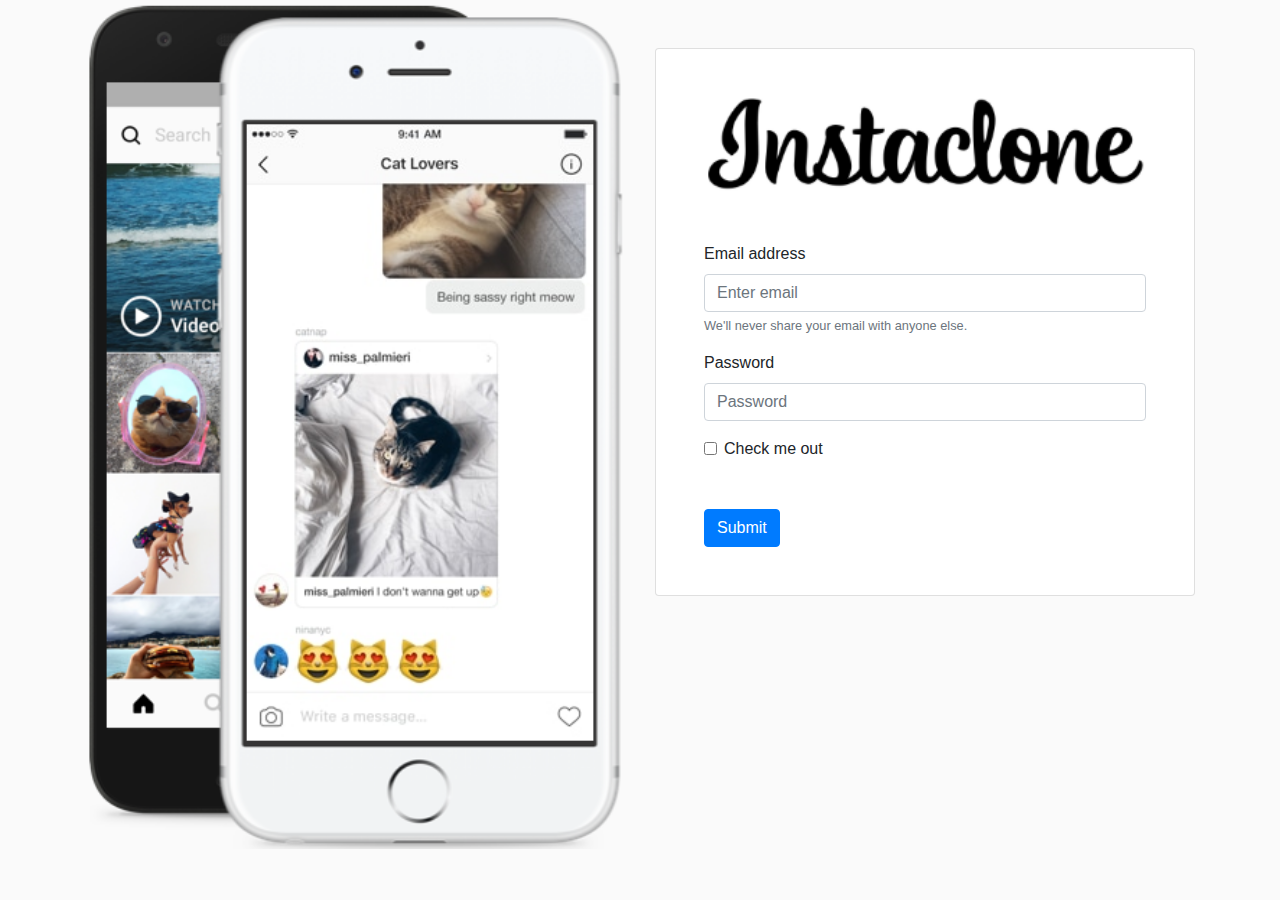
<file: index.html>
<!doctype html>
<html lang="en">
  <head>
    <meta charset="utf-8">
    <meta name="viewport" content="width=device-width, initial-scale=1, shrink-to-fit=no">
    <link rel="stylesheet" href="https://use.fontawesome.com/releases/v5.7.0/css/all.css"
        integrity="sha384-lZN37f5QGtY3VHgisS14W3ExzMWZxybE1SJSEsQp9S+oqd12jhcu+A56Ebc1zFSJ" crossorigin="anonymous">
    <link rel="stylesheet" href="https://maxcdn.bootstrapcdn.com/bootstrap/4.0.0/css/bootstrap.min.css"
        integrity="sha384-Gn5384xqQ1aoWXA+058RXPxPg6fy4IWvTNh0E263XmFcJlSAwiGgFAW/dAiS6JXm" crossorigin="anonymous">
    <link rel="stylesheet" href="https://maxcdn.bootstrapcdn.com/bootstrap/4.0.0/css/bootstrap.min.css"
        integrity="sha384-Gn5384xqQ1aoWXA+058RXPxPg6fy4IWvTNh0E263XmFcJlSAwiGgFAW/dAiS6JXm" crossorigin="anonymous">
    <link rel="stylesheet" href="style.css">
    <title>Instaclone</title>
</head>

  <body>
    <div class="container">
    <div class="row">
        <div class="col d-none d-sm-block">
            <img src="images/login.png" alt="" class="img w-100">
        </div>
        <div class="col-md col-sm-12">
            <div class="card p-5 mt-5">
                <img class="img w-100 mb-5" src="/images/logo-medium.png" alt="">
            <form>
                <div class="form-group">
                  <label for="exampleInputEmail1">Email address</label>
                  <input type="email" class="form-control" id="exampleInputEmail1" aria-describedby="emailHelp" placeholder="Enter email">
                  <small id="emailHelp" class="form-text text-muted">We'll never share your email with anyone else.</small>
                </div>
                <div class="form-group">
                  <label for="exampleInputPassword1">Password</label>
                  <input type="password" class="form-control" id="exampleInputPassword1" placeholder="Password">
                </div>
                <div class="form-check">
                  <input type="checkbox" class="form-check-input" id="exampleCheck1">
                  <label class="form-check-label" for="exampleCheck1">Check me out</label>
                </div>
                <a class="btn btn-primary mt-5" href="home.html">Submit</a>
                <!-- Use the bottom butom for form submit -->
                <!-- <button type="submit" class="btn btn-primary">Submit</button> -->
              </form>
            </div>
        </div>
    </div>
    </div>
    <script src="https://code.jquery.com/jquery-3.2.1.slim.min.js" integrity="sha384-KJ3o2DKtIkvYIK3UENzmM7KCkRr/rE9/Qpg6aAZGJwFDMVNA/GpGFF93hXpG5KkN" crossorigin="anonymous"></script>
    <script src="https://cdnjs.cloudflare.com/ajax/libs/popper.js/1.12.9/umd/popper.min.js" integrity="sha384-ApNbgh9B+Y1QKtv3Rn7W3mgPxhU9K/ScQsAP7hUibX39j7fakFPskvXusvfa0b4Q" crossorigin="anonymous"></script>
    <script src="https://maxcdn.bootstrapcdn.com/bootstrap/4.0.0/js/bootstrap.min.js" integrity="sha384-JZR6Spejh4U02d8jOt6vLEHfe/JQGiRRSQQxSfFWpi1MquVdAyjUar5+76PVCmYl" crossorigin="anonymous"></script>
   
</body>
</html>
</file>
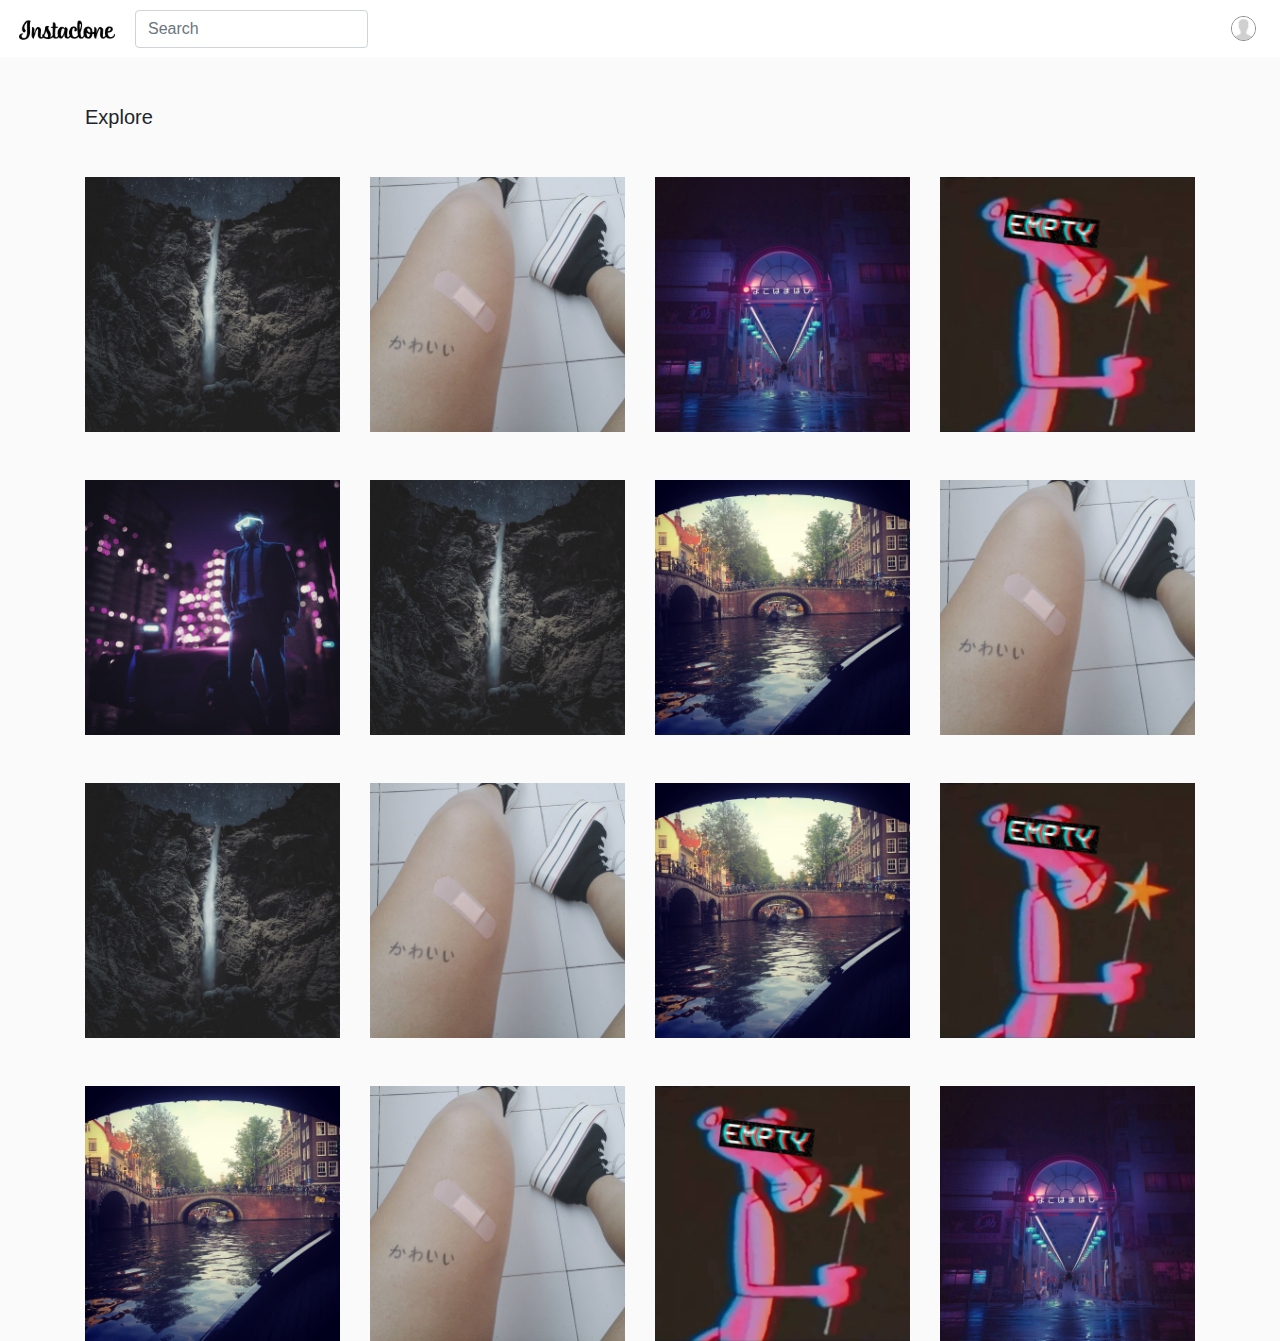
<file: explore.html>
<!doctype html>
<html lang="en">

<head>
    <meta charset="utf-8">
    <meta name="viewport" content="width=device-width, initial-scale=1, shrink-to-fit=no">
    <link rel="stylesheet" href="https://use.fontawesome.com/releases/v5.7.0/css/all.css"
        integrity="sha384-lZN37f5QGtY3VHgisS14W3ExzMWZxybE1SJSEsQp9S+oqd12jhcu+A56Ebc1zFSJ" crossorigin="anonymous">
    <link rel="stylesheet" href="https://maxcdn.bootstrapcdn.com/bootstrap/4.0.0/css/bootstrap.min.css"
        integrity="sha384-Gn5384xqQ1aoWXA+058RXPxPg6fy4IWvTNh0E263XmFcJlSAwiGgFAW/dAiS6JXm" crossorigin="anonymous">
    <link rel="stylesheet" href="https://maxcdn.bootstrapcdn.com/bootstrap/4.0.0/css/bootstrap.min.css"
        integrity="sha384-Gn5384xqQ1aoWXA+058RXPxPg6fy4IWvTNh0E263XmFcJlSAwiGgFAW/dAiS6JXm" crossorigin="anonymous">
    <link rel="stylesheet" href="style.css">
    <title>Instaclone</title>
</head>

<body>
      <!-- Navbar -->
      <nav class="navbar navbar-expand-lg navbar-light bg-light d-none d-xl-flex">
        <a class="navbar-brand" href="#"> <img src="/images/logo-small.png" alt=""> </a>
        <form class="form-inline my-2 my-lg-0 ">
            <input class="form-control mr-sm-2" type="search" placeholder="Search" aria-label="Search">
            <!-- <button class="btn btn-outline-success my-2 my-sm-0" type="submit">Search</button> -->
        </form>
        <button class="navbar-toggler" type="button" data-toggle="collapse" data-target="#navbarSupportedContent"
            aria-controls="navbarSupportedContent" aria-expanded="false" aria-label="Toggle navigation">
            <span class="navbar-toggler-icon"></span>
        </button>
        <div class="collapse navbar-collapse" id="navbarSupportedContent">
            <ul class="navbar-nav ml-auto">
                <li class="nav-item">
                    <a class="nav-link" href="/home.html"><i class="fas fa-home fa-lg"></i><span
                            class="sr-only">(current)</span></a>
                </li>
                <li class="nav-item active">
                    <a class="nav-link" href="/explore.html"><i class="far fa-compass fa-lg"></i></a>
                </li>
                <li class="nav-item">
                    
                    <a  class="nav-link" href="#" data-toggle="notification-popover" title="Notifications" data-trigger="focus" data-content="Someone liked your photo" data-placement="bottom"><i class="far fa-heart fa-lg"></i></a>
                </li>
                <div class="dropdown-menu" aria-labelledby="navbarDropdown">
                    <a class="dropdown-item" href="#">Action</a>
                    <a class="dropdown-item" href="#">Another action</a>
                    <div class="dropdown-divider"></div>
                    <a class="dropdown-item" href="#">Something else here</a>
                </div>
                </li>
                <li class="nav-item">
                    <a class="nav-link" href="/profile.html"><img src="/images/avatar.jpg" alt="..."
                            class="rounded-circle avatar"></a>
                </li>
            </ul>
        </div>
    </nav>
    <!-- Navbar end -->

     <!-- Navbar navbar mobile -->
     <nav class="navbar navbar-expand navbar-light bg-light fixed-bottom d-lg-none">
        <div class="collapse navbar-collapse">
          <ul class="navbar-nav m-auto navbar-mobile">
            <li class="nav-item">
              <a class="nav-link" href="/home.html"><i class="fas fa-home fa-2x"></i><span class="sr-only">(current)</span></a>
            </li>
            <li class="nav-item active">
              <a class="nav-link" href="/explore.html"><i class="fas fa-search fa-2x"></i></a>
            </li>
            <li class="nav-item">
                <a class="nav-link" href="#"><i class="fas fa-camera fa-2x"></i></a>
              </li>
              <li class="nav-item">
                <a class="nav-link" href="#"><i class="far fa-heart fa-2x"></i></a>
              </li>
              <li class="nav-item">
                <a class="nav-link" href="/profile.html"><i class="fas fa-user fa-2x"></i></a>
              </li>
          </ul>
        </div>
      </nav>
    <!-- Navbar mobile end -->
    <!-- Content -->
    <div class="container mt-5 explore">
      <h5>Explore</h5>
      <div class="row mt-5">
          <div class="col">
              <img src="/content/1.jpg" alt="">
          </div>
          <div class="col">
            <img src="/content/5.jpg" alt="">
        </div>
        <div class="col">
            <img src="/content/3.jpg" alt="">
        </div>
        <div class="col">
            <img src="/content/4.jpg" alt="">
        </div>
      </div>
      <div class="row mt-5">
        <div class="col">
            <img src="/content/7.jpg" alt="">
        </div>
        <div class="col">
          <img src="/content/1.jpg" alt="">
      </div>
      <div class="col">
          <img src="/content/2.jpg" alt="">
      </div>
      <div class="col">
          <img src="/content/5.jpg" alt="">
      </div>
    </div>
    <div class="row mt-5">
        <div class="col">
            <img src="/content/1.jpg" alt="">
        </div>
        <div class="col">
          <img src="/content/5.jpg" alt="">
      </div>
      <div class="col">
          <img src="/content/2.jpg" alt="">
      </div>
      <div class="col">
          <img src="/content/4.jpg" alt="">
      </div>
    </div>
    <div class="row mt-5">
        <div class="col">
            <img src="/content/2.jpg" alt="">
        </div>
        <div class="col">
          <img src="/content/5.jpg" alt="">
      </div>
      <div class="col">
          <img src="/content/4.jpg" alt="">
      </div>
      <div class="col">
          <img src="/content/3.jpg" alt="">
      </div>
    </div>
      
    </div>
    <!-- Content end -->
    <script src="https://code.jquery.com/jquery-3.2.1.slim.min.js"
        integrity="sha384-KJ3o2DKtIkvYIK3UENzmM7KCkRr/rE9/Qpg6aAZGJwFDMVNA/GpGFF93hXpG5KkN"
        crossorigin="anonymous"></script>
    <script src="https://cdnjs.cloudflare.com/ajax/libs/popper.js/1.12.9/umd/popper.min.js"
        integrity="sha384-ApNbgh9B+Y1QKtv3Rn7W3mgPxhU9K/ScQsAP7hUibX39j7fakFPskvXusvfa0b4Q"
        crossorigin="anonymous"></script>
    <script src="https://maxcdn.bootstrapcdn.com/bootstrap/4.0.0/js/bootstrap.min.js"
        integrity="sha384-JZR6Spejh4U02d8jOt6vLEHfe/JQGiRRSQQxSfFWpi1MquVdAyjUar5+76PVCmYl"
        crossorigin="anonymous"></script>
    <script src="/script.js"></script>
</body>

</html>
</file>
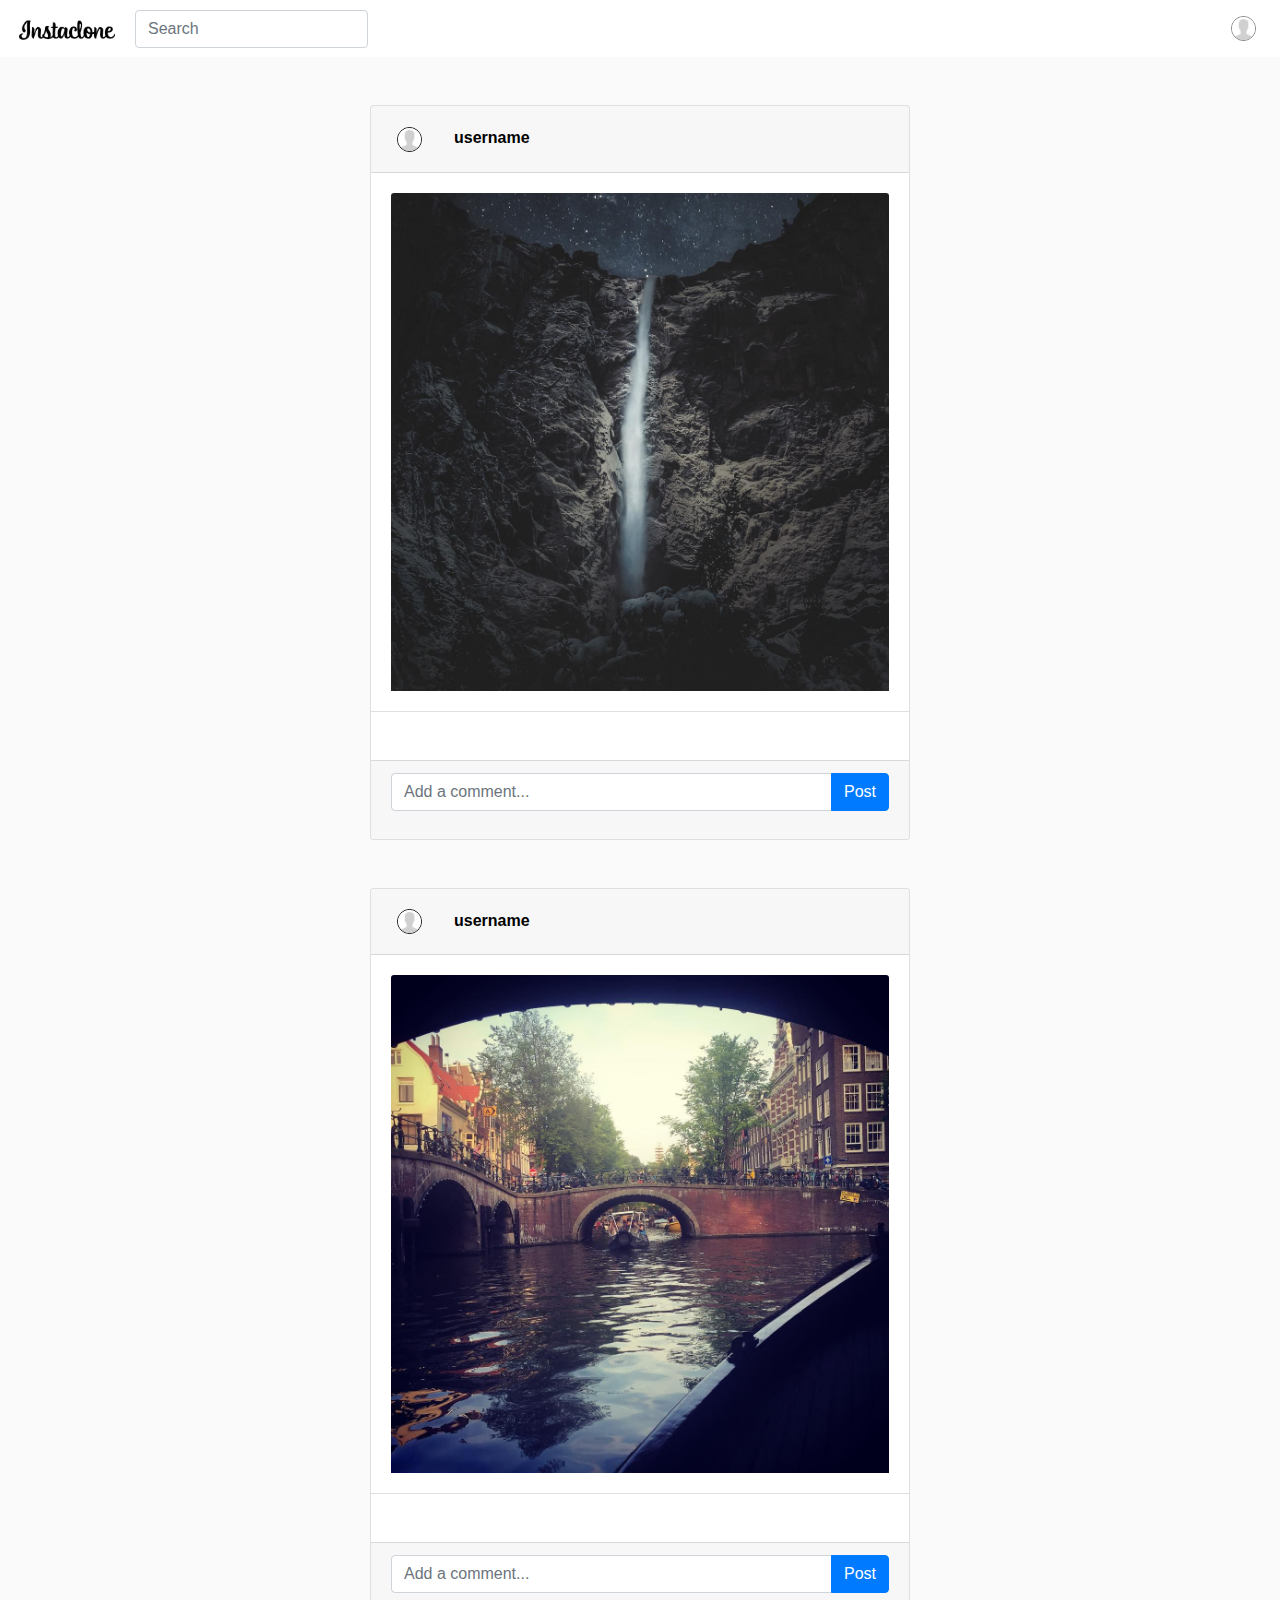
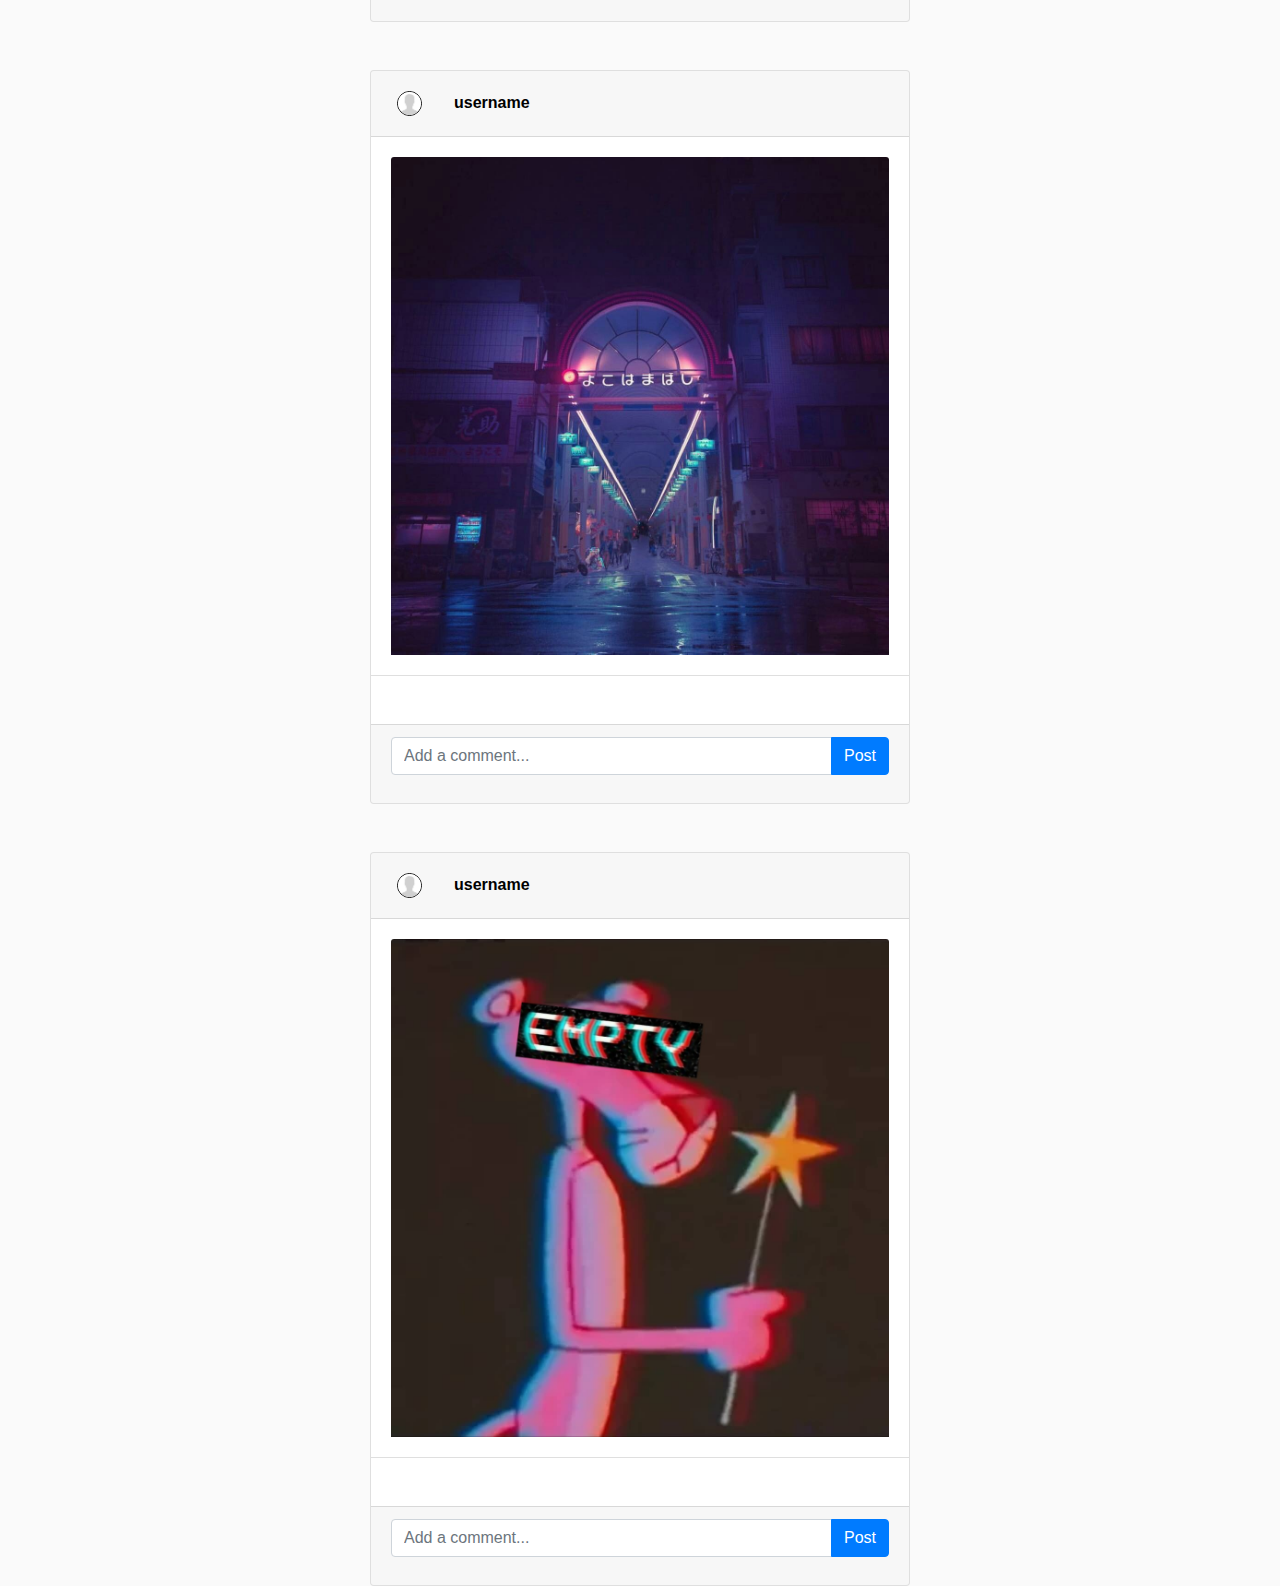
<file: home.html>
<!doctype html>
<html lang="en">

<head>
    <meta charset="utf-8">
    <meta name="viewport" content="width=device-width, initial-scale=1, shrink-to-fit=no">
    <link rel="stylesheet" href="https://use.fontawesome.com/releases/v5.7.0/css/all.css"
        integrity="sha384-lZN37f5QGtY3VHgisS14W3ExzMWZxybE1SJSEsQp9S+oqd12jhcu+A56Ebc1zFSJ" crossorigin="anonymous">
    <link rel="stylesheet" href="https://maxcdn.bootstrapcdn.com/bootstrap/4.0.0/css/bootstrap.min.css"
        integrity="sha384-Gn5384xqQ1aoWXA+058RXPxPg6fy4IWvTNh0E263XmFcJlSAwiGgFAW/dAiS6JXm" crossorigin="anonymous">
    <link rel="stylesheet" href="https://maxcdn.bootstrapcdn.com/bootstrap/4.0.0/css/bootstrap.min.css"
        integrity="sha384-Gn5384xqQ1aoWXA+058RXPxPg6fy4IWvTNh0E263XmFcJlSAwiGgFAW/dAiS6JXm" crossorigin="anonymous">
    <link rel="stylesheet" href="style.css">
    <title>Instaclone</title>
</head>

<body>
    <!-- Navbar -->
    <nav class="navbar navbar-expand-lg navbar-light bg-light d-none d-xl-flex">
        <a class="navbar-brand" href="#"> <img src="/images/logo-small.png" alt=""> </a>
        <form class="form-inline my-2 my-lg-0 ">
            <input class="form-control mr-sm-2" type="search" placeholder="Search" aria-label="Search">
            <!-- <button class="btn btn-outline-success my-2 my-sm-0" type="submit">Search</button> -->
        </form>
        <button class="navbar-toggler" type="button" data-toggle="collapse" data-target="#navbarSupportedContent"
            aria-controls="navbarSupportedContent" aria-expanded="false" aria-label="Toggle navigation">
            <span class="navbar-toggler-icon"></span>
        </button>
        <div class="collapse navbar-collapse" id="navbarSupportedContent">
            <ul class="navbar-nav ml-auto">
                <li class="nav-item active">
                    <a class="nav-link" href="/home.html"><i class="fas fa-home fa-lg"></i><span
                            class="sr-only">(current)</span></a>
                </li>
                <li class="nav-item">
                    <a class="nav-link" href="/explore.html"><i class="far fa-compass fa-lg"></i></a>
                </li>
                <li class="nav-item">
                    
                    <a  class="nav-link" href="#" data-toggle="notification-popover" title="Notifications" data-trigger="focus" data-content="Someone liked your photo" data-placement="bottom"><i class="far fa-heart fa-lg"></i></a>
                </li>
                <div class="dropdown-menu" aria-labelledby="navbarDropdown">
                    <a class="dropdown-item" href="#">Action</a>
                    <a class="dropdown-item" href="#">Another action</a>
                    <div class="dropdown-divider"></div>
                    <a class="dropdown-item" href="#">Something else here</a>
                </div>
                </li>
                <li class="nav-item">
                    <a class="nav-link" href="/profile.html"><img src="/images/avatar.jpg" alt="..."
                            class="rounded-circle avatar"></a>
                </li>
            </ul>
        </div>
    </nav>
    <!-- Navbar end -->

    <!-- Navbar navbar mobile -->
    <nav class="navbar navbar-expand navbar-light bg-light fixed-bottom d-lg-none">
        <div class="collapse navbar-collapse">
          <ul class="navbar-nav m-auto navbar-mobile">
            <li class="nav-item active">
              <a class="nav-link" href="#"><i class="fas fa-home fa-2x"></i><span class="sr-only">(current)</span></a>
            </li>
            <li class="nav-item">
              <a class="nav-link" href="#"><i class="fas fa-search fa-2x"></i></a>
            </li>
            <li class="nav-item">
                <a class="nav-link" href="#"><i class="fas fa-camera fa-2x"></i></a>
              </li>
              <li class="nav-item">
                <a class="nav-link" href="#"><i class="far fa-heart fa-2x"></i></a>
              </li>
              <li class="nav-item">
                <a class="nav-link" href="#"><i class="fas fa-user fa-2x"></i></a>
              </li>
          </ul>
        </div>
      </nav>
    <!-- Navbar mobile end -->

    <!-- Content -->
    <div class="container mt-5">
        <div class="row">
            <div class="col-xs-12 col-sm-12 col-md-12 col-lg-6 offset-lg-3">
                <!-- Card -->
                <div class="card">
                    <div class="card-header">
                        <ul class="nav nav-pills card-header-pills">
                            <li class="nav-link">
                                <a href="#"><img src="/images/avatar.jpg" alt="..." class="rounded-circle avatar"> </a>
                            </li>
                            <li class="nav-link">
                                <a href=""><strong> username</strong></a>
                            </li>
                            <li class="nav-link ml-auto">
                                <!-- Add modal button here -->
                                <a href=""><i class="fas fa-ellipsis-v"></i></a>
                            </li>
                    </div>
                    <div class="card-body">
                        <img class="card-img-top" src="/content/1.jpg" alt="Card image cap">
                    </div>
                    <div class="card-footer bg-transparent">
                        <a href="#" class="mr-2"> <i class="far fa-heart fa-lg"></i></a>
                        <a href="#" class="mr-2"> <i class="far fa-comment fa-lg"></i></i></a>
                        <a href="#" class="mr-2"> <i class="far fa-paper-plane fa-lg"></i></i></a>
                        <a href="#" class="float-right"> <i class="far fa-bookmark fa-lg"></i></a>
                    </div>
                    <div class="card-footer">
                        <div class="input-group mb-3">
                            <input type="text" class="form-control" placeholder="Add a comment..." aria-label="Post"
                                aria-describedby="basic-addon2">
                            <div class="input-group-append">
                                <button class="btn btn-primary" type="button">Post</button>
                            </div>
                        </div>
                    </div>
                </div>
                <!-- Card end -->
                <!-- Card -->
                <div class="card mt-5">
                    <div class="card-header">
                        <ul class="nav nav-pills card-header-pills">
                            <li class="nav-link">
                                <a href="#"><img src="/images/avatar.jpg" alt="..." class="rounded-circle avatar"> </a>
                            </li>
                            <li class="nav-link">
                                <a href=""><strong> username</strong></a>
                            </li>
                            <li class="nav-link ml-auto">
                                <!-- Add modal button here -->
                                <a href=""><i class="fas fa-ellipsis-v"></i></a>
                            </li>
                    </div>
                    <div class="card-body">
                        <img class="card-img-top" src="/content/2.jpg" alt="Card image cap">
                    </div>
                    <div class="card-footer bg-transparent">
                        <a href="#" class="mr-2"> <i class="far fa-heart fa-lg"></i></a>
                        <a href="#" class="mr-2"> <i class="far fa-comment fa-lg"></i></i></a>
                        <a href="#" class="mr-2"> <i class="far fa-paper-plane fa-lg"></i></i></a>
                        <a href="#" class="float-right"> <i class="far fa-bookmark fa-lg"></i></a>
                    </div>
                    <div class="card-footer">
                        <div class="input-group mb-3">
                            <input type="text" class="form-control" placeholder="Add a comment..." aria-label="Post"
                                aria-describedby="basic-addon2">
                            <div class="input-group-append">
                                <button class="btn btn-primary" type="button">Post</button>
                            </div>
                        </div>
                    </div>
                </div>
                <!-- Card end -->
                <!-- Card -->
                <div class="card mt-5">
                    <div class="card-header">
                        <ul class="nav nav-pills card-header-pills">
                            <li class="nav-link">
                                <a href="#"><img src="/images/avatar.jpg" alt="..." class="rounded-circle avatar"> </a>
                            </li>
                            <li class="nav-link">
                                <a href=""><strong> username</strong></a>
                            </li>
                            <li class="nav-link ml-auto">
                                <!-- Add modal button here -->
                                <a href=""><i class="fas fa-ellipsis-v"></i></a>
                            </li>
                    </div>
                    <div class="card-body">
                        <img class="card-img-top" src="/content/3.jpg" alt="Card image cap">
                    </div>
                    <div class="card-footer bg-transparent">
                        <a href="#" class="mr-2"> <i class="far fa-heart fa-lg"></i></a>
                        <a href="#" class="mr-2"> <i class="far fa-comment fa-lg"></i></i></a>
                        <a href="#" class="mr-2"> <i class="far fa-paper-plane fa-lg"></i></i></a>
                        <a href="#" class="float-right"> <i class="far fa-bookmark fa-lg"></i></a>
                    </div>
                    <div class="card-footer">
                        <div class="input-group mb-3">
                            <input type="text" class="form-control" placeholder="Add a comment..." aria-label="Post"
                                aria-describedby="basic-addon2">
                            <div class="input-group-append">
                                <button class="btn btn-primary" type="button">Post</button>
                            </div>
                        </div>
                    </div>
                </div>
                <!-- Card end -->
                <!-- Card -->
                <div class="card mt-5">
                    <div class="card-header">
                        <ul class="nav nav-pills card-header-pills">
                            <li class="nav-link">
                                <a href="#"><img src="/images/avatar.jpg" alt="..." class="rounded-circle avatar"> </a>
                            </li>
                            <li class="nav-link">
                                <a href=""><strong> username</strong></a>
                            </li>
                            <li class="nav-link ml-auto">
                                <!-- Add modal button here -->
                                <a href=""><i class="fas fa-ellipsis-v"></i></a>
                            </li>
                    </div>
                    <div class="card-body">
                        <img class="card-img-top" src="/content/4.jpg" alt="Card image cap">
                    </div>
                    <div class="card-footer bg-transparent">
                        <a href="#" class="mr-2"> <i class="far fa-heart fa-lg"></i></a>
                        <a href="#" class="mr-2"> <i class="far fa-comment fa-lg"></i></i></a>
                        <a href="#" class="mr-2"> <i class="far fa-paper-plane fa-lg"></i></i></a>
                        <a href="#" class="float-right"> <i class="far fa-bookmark fa-lg"></i></a>
                    </div>
                    <div class="card-footer">
                        <div class="input-group mb-3">
                            <input type="text" class="form-control" placeholder="Add a comment..." aria-label="Post"
                                aria-describedby="basic-addon2">
                            <div class="input-group-append">
                                <button class="btn btn-primary" type="button">Post</button>
                            </div>
                        </div>
                    </div>
                </div>
                <!-- Card end -->

            </div>
        </div>
    </div>

    <!-- Content end -->

    <script src="https://code.jquery.com/jquery-3.2.1.slim.min.js"
        integrity="sha384-KJ3o2DKtIkvYIK3UENzmM7KCkRr/rE9/Qpg6aAZGJwFDMVNA/GpGFF93hXpG5KkN"
        crossorigin="anonymous"></script>
    <script src="https://cdnjs.cloudflare.com/ajax/libs/popper.js/1.12.9/umd/popper.min.js"
        integrity="sha384-ApNbgh9B+Y1QKtv3Rn7W3mgPxhU9K/ScQsAP7hUibX39j7fakFPskvXusvfa0b4Q"
        crossorigin="anonymous"></script>
    <script src="https://maxcdn.bootstrapcdn.com/bootstrap/4.0.0/js/bootstrap.min.js"
        integrity="sha384-JZR6Spejh4U02d8jOt6vLEHfe/JQGiRRSQQxSfFWpi1MquVdAyjUar5+76PVCmYl"
        crossorigin="anonymous"></script>
    <script src="/script.js"></script>
</body>

</html>
</file>
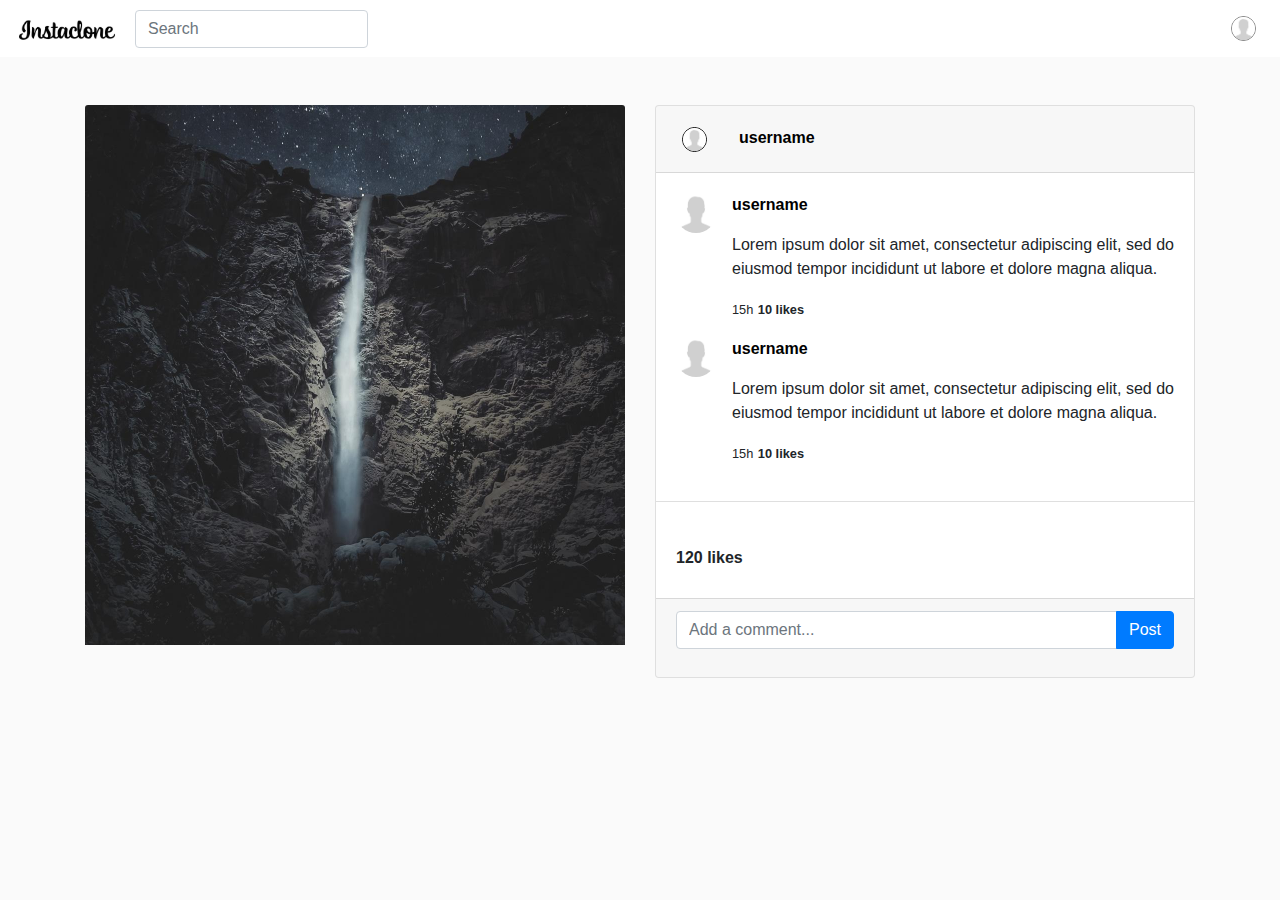
<file: post.html>
<!doctype html>
<html lang="en">

<head>
    <meta charset="utf-8">
    <meta name="viewport" content="width=device-width, initial-scale=1, shrink-to-fit=no">
    <link rel="stylesheet" href="https://use.fontawesome.com/releases/v5.7.0/css/all.css"
        integrity="sha384-lZN37f5QGtY3VHgisS14W3ExzMWZxybE1SJSEsQp9S+oqd12jhcu+A56Ebc1zFSJ" crossorigin="anonymous">
    <link rel="stylesheet" href="https://maxcdn.bootstrapcdn.com/bootstrap/4.0.0/css/bootstrap.min.css"
        integrity="sha384-Gn5384xqQ1aoWXA+058RXPxPg6fy4IWvTNh0E263XmFcJlSAwiGgFAW/dAiS6JXm" crossorigin="anonymous">
    <link rel="stylesheet" href="https://maxcdn.bootstrapcdn.com/bootstrap/4.0.0/css/bootstrap.min.css"
        integrity="sha384-Gn5384xqQ1aoWXA+058RXPxPg6fy4IWvTNh0E263XmFcJlSAwiGgFAW/dAiS6JXm" crossorigin="anonymous">
    <link rel="stylesheet" href="style.css">
    <link rel="stylesheet" href="animate.css">
    <title>Instaclone</title>
</head>

<body>
    <!-- Navbar -->
    <nav class="navbar navbar-expand-lg navbar-light bg-light d-none d-xl-flex">
        <a class="navbar-brand" href="#"> <img src="/images/logo-small.png" alt=""> </a>
        <form class="form-inline my-2 my-lg-0 ">
            <input class="form-control mr-sm-2" type="search" placeholder="Search" aria-label="Search">
            <!-- <button class="btn btn-outline-success my-2 my-sm-0" type="submit">Search</button> -->
        </form>
        <button class="navbar-toggler" type="button" data-toggle="collapse" data-target="#navbarSupportedContent"
            aria-controls="navbarSupportedContent" aria-expanded="false" aria-label="Toggle navigation">
            <span class="navbar-toggler-icon"></span>
        </button>
        <div class="collapse navbar-collapse" id="navbarSupportedContent">
            <ul class="navbar-nav ml-auto">
                <li class="nav-item active">
                    <a class="nav-link" href="/home.html"><i class="fas fa-home fa-lg"></i><span
                            class="sr-only">(current)</span></a>
                </li>
                <li class="nav-item">
                    <a class="nav-link" href="/explore.html"><i class="far fa-compass fa-lg"></i></a>
                </li>
                <li class="nav-item">

                    <a class="nav-link" href="#" data-toggle="notification-popover" title="Notifications"
                        data-trigger="focus" data-content="Someone liked your photo" data-placement="bottom"><i
                            class="far fa-heart fa-lg"></i></a>
                </li>
                <div class="dropdown-menu" aria-labelledby="navbarDropdown">
                    <a class="dropdown-item" href="#">Action</a>
                    <a class="dropdown-item" href="#">Another action</a>
                    <div class="dropdown-divider"></div>
                    <a class="dropdown-item" href="#">Something else here</a>
                </div>
                </li>
                <li class="nav-item">
                    <a class="nav-link" href="/profile.html"><img src="/images/avatar.jpg" alt="..."
                            class="rounded-circle avatar"></a>
                </li>
            </ul>
        </div>
    </nav>
    <!-- Navbar end -->

    <!-- Navbar navbar mobile -->
    <nav class="navbar navbar-expand navbar-light bg-light fixed-bottom d-lg-none">
        <div class="collapse navbar-collapse">
            <ul class="navbar-nav m-auto navbar-mobile">
                <li class="nav-item active">
                    <a class="nav-link" href="/home.html"><i class="fas fa-home fa-2x"></i><span
                            class="sr-only">(current)</span></a>
                </li>
                <li class="nav-item">
                    <a class="nav-link" href="/explore.html"><i class="fas fa-search fa-2x"></i></a>
                </li>
                <li class="nav-item">
                    <a class="nav-link" href="#"><i class="fas fa-camera fa-2x"></i></a>
                </li>
                <li class="nav-item">
                    <a class="nav-link" href="#"><i class="far fa-heart fa-2x"></i></a>
                </li>
                <li class="nav-item">
                    <a class="nav-link" href="/profile.html"><i class="fas fa-user fa-2x"></i></a>
                </li>
            </ul>
        </div>
    </nav>
    <!-- Navbar mobile end -->

    <!-- Content -->
    <div class="container mt-5">
        <div class="row">
            <div class="col-md-6">
                <img class="card-img-top" src="/content/1.jpg" alt="Card image cap">
            </div>
            <div class="col-md-6">
                <!-- Card -->
                <div class="card">
                    <div class="card-header">
                        <ul class="nav nav-pills card-header-pills">
                            <li class="nav-link">
                                <a href="#"><img src="/images/avatar.jpg" alt="..." class="rounded-circle avatar"> </a>
                            </li>
                            <li class="nav-link">
                                <a href=""><strong> username</strong></a>
                            </li>
                            <li class="nav-link ml-auto">
                                <a href="#" data-toggle="modal" data-target="#post-modal"><i
                                        class="fas fa-ellipsis-v"></i></a>
                            </li>
                    </div>
                    <div class="card-body">
                        <div class="media">
                            <div class="media-left">
                              <img class="media-avatar mr-3 rounded-circle" src="/images/avatar.jpg" class="media-object" style="width:45px">
                            </div>
                            <div class="media-body">
                              <p class="media-heading"><a href="/profile.html"><strong>username</strong></a> <i class="far fa-heart float-right"></i> </p>
                              <p>Lorem ipsum dolor sit amet, consectetur adipiscing elit, sed do eiusmod tempor incididunt ut labore et dolore magna aliqua.</p>
                                <p><small>15h</small> <small><strong>10 likes</strong></small>       </p>
                             </div>
                          </div>
                          <div class="media">
                            <div class="media-left">
                              <img class="media-avatar mr-3 rounded-circle" src="/images/avatar.jpg" class="media-object" style="width:45px">
                            </div>
                            <div class="media-body">
                              <p class="media-heading"><a href="/profile.html"><strong>username</strong></a>  <i class="far fa-heart float-right"></i> </p>
                              <p>Lorem ipsum dolor sit amet, consectetur adipiscing elit, sed do eiusmod tempor incididunt ut labore et dolore magna aliqua.</p>
                                <p><small>15h</small> <small><strong>10 likes</strong></small>       </p>
                             </div>
                          </div>
                    </div>
                    <div class="card-footer bg-transparent">
                        <a href="#" class="mr-2"> <i class="far fa-heart fa-lg"></i></a>
                        <a href="#" class="mr-2"> <i class="far fa-comment fa-lg"></i></i></a>
                        <a href="#" class="mr-2"> <i class="far fa-paper-plane fa-lg"></i></i></a>
                        <a href="#" class="float-right"> <i class="far fa-bookmark fa-lg"></i></a>
                        <p class="mt-2"><strong>120 likes</strong></p>
                    </div>
                    <div class="card-footer">
                        <div class="input-group mb-3">
                            <input type="text" class="form-control" placeholder="Add a comment..." aria-label="Post"
                                aria-describedby="basic-addon2">
                            <div class="input-group-append">
                                <button class="btn btn-primary" type="button">Post</button>
                            </div>
                        </div>
                    </div>
                </div>
                <!-- Card end -->
                 <!-- Modal -->
                 <div class="modal animated fadeInDown" id="post-modal" tabindex="-1" role="dialog"
                 aria-labelledby="exampleModalLabel" aria-hidden="true">
                 <div class="modal-dialog modal-dialog-centered" role="document">
                     <div class="modal-content">
                         <div class="modal-body">
                             <p class="text-center"><a href="#" class="text-danger">Report Inappropriate</a></p>
                             <hr>
                             <p class="text-center"><a href="#" class="text-danger">Unfollow</a></p>
                             <hr>
                             <p class="text-center"><a href="#" >Go to post</a></p>
                             <hr>
                             <p class="text-center"><a href="#" >Share</a></p>
                             <hr>
                             <p class="text-center"><a href="#" >Copy Link</a></p>
                         </div>
                     </div>
                 </div>
             </div>
             <!-- Modal end -->
            </div>
            <!-- Main wrapper end -->
        </div>
    </div>

    <!-- Content end -->

    <script src="https://code.jquery.com/jquery-3.2.1.slim.min.js"
        integrity="sha384-KJ3o2DKtIkvYIK3UENzmM7KCkRr/rE9/Qpg6aAZGJwFDMVNA/GpGFF93hXpG5KkN"
        crossorigin="anonymous"></script>
    <script src="https://cdnjs.cloudflare.com/ajax/libs/popper.js/1.12.9/umd/popper.min.js"
        integrity="sha384-ApNbgh9B+Y1QKtv3Rn7W3mgPxhU9K/ScQsAP7hUibX39j7fakFPskvXusvfa0b4Q"
        crossorigin="anonymous"></script>
    <script src="https://maxcdn.bootstrapcdn.com/bootstrap/4.0.0/js/bootstrap.min.js"
        integrity="sha384-JZR6Spejh4U02d8jOt6vLEHfe/JQGiRRSQQxSfFWpi1MquVdAyjUar5+76PVCmYl"
        crossorigin="anonymous"></script>
    <script src="/script.js"></script>
</body>

</html>
</file>
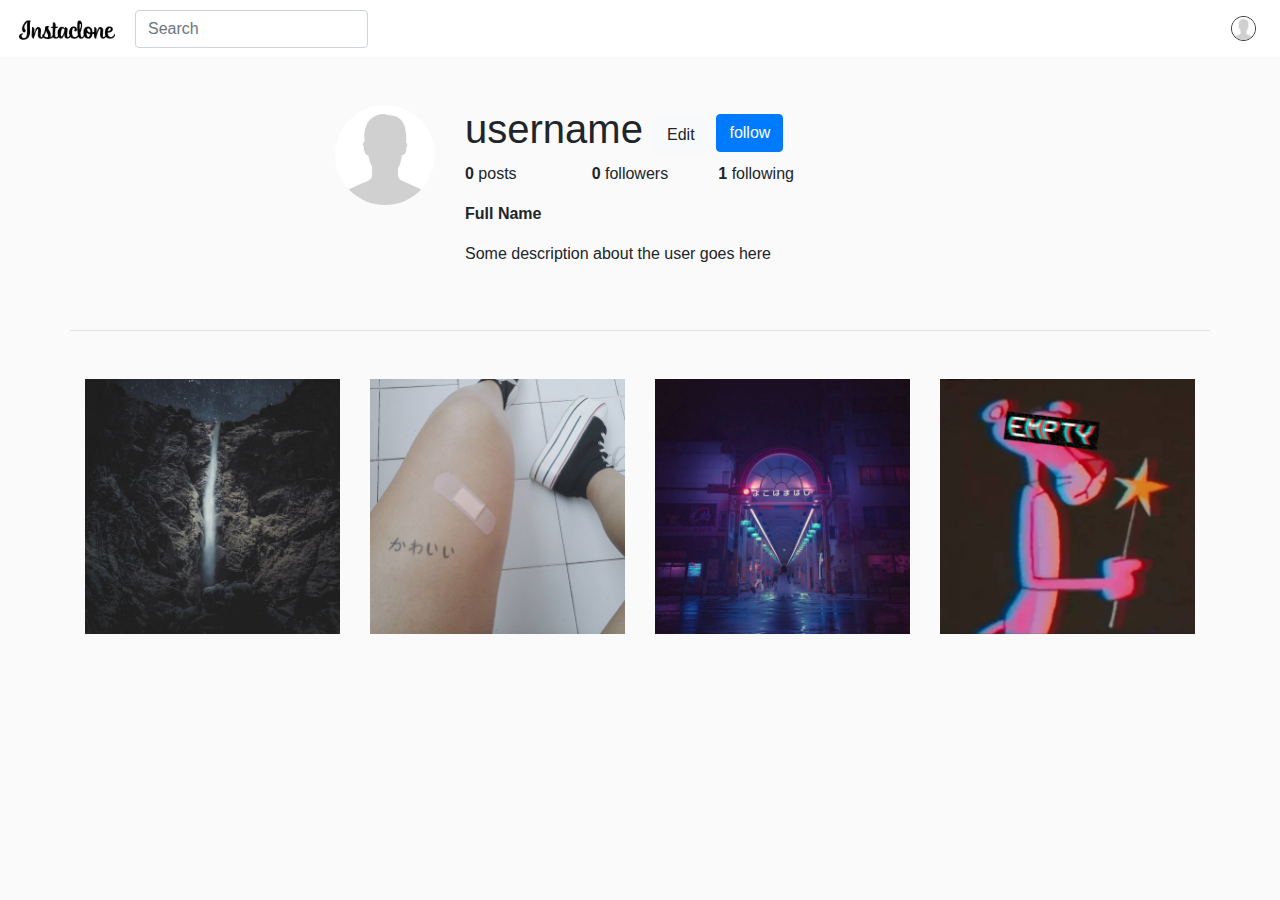
<file: profile.html>
<!doctype html>
<html lang="en">

<head>
    <meta charset="utf-8">
    <meta name="viewport" content="width=device-width, initial-scale=1, shrink-to-fit=no">
    <link rel="stylesheet" href="https://use.fontawesome.com/releases/v5.7.0/css/all.css"
        integrity="sha384-lZN37f5QGtY3VHgisS14W3ExzMWZxybE1SJSEsQp9S+oqd12jhcu+A56Ebc1zFSJ" crossorigin="anonymous">
    <link rel="stylesheet" href="https://maxcdn.bootstrapcdn.com/bootstrap/4.0.0/css/bootstrap.min.css"
        integrity="sha384-Gn5384xqQ1aoWXA+058RXPxPg6fy4IWvTNh0E263XmFcJlSAwiGgFAW/dAiS6JXm" crossorigin="anonymous">
    <link rel="stylesheet" href="https://maxcdn.bootstrapcdn.com/bootstrap/4.0.0/css/bootstrap.min.css"
        integrity="sha384-Gn5384xqQ1aoWXA+058RXPxPg6fy4IWvTNh0E263XmFcJlSAwiGgFAW/dAiS6JXm" crossorigin="anonymous">
    <link rel="stylesheet" href="style.css">
    <link rel="stylesheet" href="animate.css">
    <title>Instaclone</title>
</head>

<body>
    <!-- Navbar -->
    <nav class="navbar navbar-expand-lg navbar-light bg-light d-none d-xl-flex">
        <a class="navbar-brand" href="#"> <img src="/images/logo-small.png" alt=""> </a>
        <form class="form-inline my-2 my-lg-0 ">
            <input class="form-control mr-sm-2" type="search" placeholder="Search" aria-label="Search">
            <!-- <button class="btn btn-outline-success my-2 my-sm-0" type="submit">Search</button> -->
        </form>
        <button class="navbar-toggler" type="button" data-toggle="collapse" data-target="#navbarSupportedContent"
            aria-controls="navbarSupportedContent" aria-expanded="false" aria-label="Toggle navigation">
            <span class="navbar-toggler-icon"></span>
        </button>
        <div class="collapse navbar-collapse" id="navbarSupportedContent">
            <ul class="navbar-nav ml-auto">
                <li class="nav-item">
                    <a class="nav-link" href="/home.html"><i class="fas fa-home fa-lg"></i><span
                            class="sr-only">(current)</span></a>
                </li>
                <li class="nav-item">
                    <a class="nav-link" href="/explore.html"><i class="far fa-compass fa-lg"></i></a>
                </li>
                <li class="nav-item">

                    <a class="nav-link" href="#" data-toggle="notification-popover" title="Notifications"
                        data-trigger="focus" data-content="Someone liked your photo" data-placement="bottom"><i
                            class="far fa-heart fa-lg"></i></a>
                </li>
                <div class="dropdown-menu" aria-labelledby="navbarDropdown">
                    <a class="dropdown-item" href="#">Action</a>
                    <a class="dropdown-item" href="#">Another action</a>
                    <div class="dropdown-divider"></div>
                    <a class="dropdown-item" href="#">Something else here</a>
                </div>
                </li>
                <li class="nav-item active">
                    <a class="nav-link" href="/profile.html"><img src="/images/avatar.jpg" alt="..."
                            class="rounded-circle avatar"></a>
                </li>
            </ul>
        </div>
    </nav>
    <!-- Navbar end -->

    <!-- Navbar navbar mobile -->
    <nav class="navbar navbar-expand navbar-light bg-light fixed-bottom d-lg-none">
        <div class="collapse navbar-collapse">
            <ul class="navbar-nav m-auto navbar-mobile">
                <li class="nav-item">
                    <a class="nav-link" href="/home.html"><i class="fas fa-home fa-2x"></i><span
                            class="sr-only">(current)</span></a>
                </li>
                <li class="nav-item">
                    <a class="nav-link" href="/explore.html"><i class="fas fa-search fa-2x"></i></a>
                </li>
                <li class="nav-item">
                    <a class="nav-link" href="#"><i class="fas fa-camera fa-2x"></i></a>
                </li>
                <li class="nav-item">
                    <a class="nav-link" href="#"><i class="far fa-heart fa-2x"></i></a>
                </li>
                <li class="nav-item active">
                    <a class="nav-link" href="/profile.html"><i class="fas fa-user fa-2x"></i></a>
                </li>
            </ul>
        </div>
    </nav>
    <!-- Navbar mobile end -->


    <!-- Content -->
    <div class="container mt-5 profile">
        <div class="row border-bottom pb-5">
            <div class="col-md-4">
                <img class="img img-responsive rounded-circle float-right" src="/images/avatar.jpg" alt="">
            </div>
            <div class="col-md-8">
                <h1><span class="font-weight-light">username</span> <small><a class="btn btn-light"
                            href="/edit-profile.html" role="button">Edit</a> <a href="settings.html"><i
                                class="fas fa-cog fa-sm"></i></a> </small>
                    <button class="btn btn-primary">follow</button>
                </h1>
                <div class="row">
                    <div class="col-md-2">
                        <p><strong>0</strong> posts</p>
                    </div>
                    <div class="col-md-2">
                        <p><strong>0</strong> followers</p>
                    </div>
                    <div class="col-md-2">
                        <p><strong>1</strong> following</p>
                    </div>
                </div>
                <div class="row">
                    <div class="col">
                        <p><strong>Full Name</strong></p>
                        <p>Some description about the user goes here</p>
                    </div>
                </div>
            </div>
        </div>
        <div class="row mt-5">
            <div class="col">
                    <div class="text-center">
                        <img class="img-fluid" data-toggle="modal" data-target="#B-1" alt="B-1"
                            src="/content/1.jpg">
                        <!-- The modal -->
                        <div class="modal animated fadeInDown" id="B-1" tabindex="-1" role="dialog" aria-labelledby="modalLabelSmall"
                            aria-hidden="true">
                            <div class="modal-dialog modal-lg">
                                <div class="modal-content">
                                    <div class="modal-header">
                                        <button type="button" class="close" data-dismiss="modal" aria-label="Close">
                                            <span aria-hidden="true">×</span>
                                        </button>
                                    </div>
                                    <div class="modal-body">
                                        <div id="carouselExample" class="carousel slide" data-ride="carousel"
                                            data-interval="false">

                                            <div class="carousel-inner row w-100 mx-auto" role="listbox">
                                                <div class="carousel-item active">
                                                    <img class="img-fluid mx-auto d-block"
                                                        src="/content/1.jpg">
                                                </div>
                                                <div class="carousel-item">

                                                    <img class="img-fluid mx-auto d-block"
                                                        src="/content/2.jpg">
                                                </div>
                                                <div class="carousel-item">
                                                    <img class="img-fluid mx-auto d-block" src="/content/3.jpg">
                                                </div>

                                                <div class="carousel-item">
                                                    <img class="img-fluid mx-auto d-block"
                                                        src="/content/4.jpg"
                                                        alt="slide 4">

                                                </div>

                                                <div class="carousel-item">

                                                    <img class="img-fluid mx-auto d-block"
                                                    src="/content/5.jpg"
                                                    alt="slide 5">

                                                </div>
                                            </div>
                                            <a class="carousel-control-prev" href="#carouselExample" role="button"
                                                data-slide="prev">
                                                <i style="color:#000; text-decoration: none;"
                                                    class="fa fa-chevron-circle-left fa-2x"></i>
                                                <span class="sr-only">Previous</span>
                                            </a>
                                            <a class="carousel-control-next text-faded" href="#carouselExample"
                                                role="button" data-slide="next">

                                                <i style="color:#000; text-decoration: none;"
                                                    class="fa fa-chevron-circle-right fa-2x"></i>

                                                <span class="sr-only">Next</span>
                                            </a>

                                        </div>

                                    </div>
                                    <div class="modal-footer">
                                        
                                    </div>
                                </div>
                            </div>
                        </div>
                    </div>
                


            </div>
            <div class="col">
                <img src="/content/5.jpg" alt="">
            </div>
            <div class="col">
                <img src="/content/3.jpg" alt="">
            </div>
            <div class="col">
                <img src="/content/4.jpg" alt="">
            </div>
        </div>
    </div>

    <!-- Modal carousel -->










    <!-- End Modal carousel  -->





















    <!-- Content end -->

    <script src="https://code.jquery.com/jquery-3.2.1.slim.min.js"
        integrity="sha384-KJ3o2DKtIkvYIK3UENzmM7KCkRr/rE9/Qpg6aAZGJwFDMVNA/GpGFF93hXpG5KkN"
        crossorigin="anonymous"></script>
    <script src="https://cdnjs.cloudflare.com/ajax/libs/popper.js/1.12.9/umd/popper.min.js"
        integrity="sha384-ApNbgh9B+Y1QKtv3Rn7W3mgPxhU9K/ScQsAP7hUibX39j7fakFPskvXusvfa0b4Q"
        crossorigin="anonymous"></script>
    <script src="https://maxcdn.bootstrapcdn.com/bootstrap/4.0.0/js/bootstrap.min.js"
        integrity="sha384-JZR6Spejh4U02d8jOt6vLEHfe/JQGiRRSQQxSfFWpi1MquVdAyjUar5+76PVCmYl"
        crossorigin="anonymous"></script>
    <script src="/script.js"></script>
</body>

</html>
</file>
<file: style.css>
body {
    background-color: #FAFAFA;

}

body a {
    color: #000;
    text-decoration: none !important;
}

.navbar {
    background-color: #fff !important;
   
}

.avatar {
    max-width: 25px;
    border: 1px solid;
}

.card-header a {
   
}

.card-body img {
    width: 100% !important;
    
}

.card-footer a {
    color: #000;
}

.explore img {
    width: 100%;
}

.profile .rounded-circle {
    max-height: 100px;
    max-width: 100px;
}


.profile img {
    width: 100%;
}

.navbar-mobile li {
    margin: 0 0.5em 0 0.5em;
}


.media-avatar {
    max-width: 40px;
}




.media .fa-heart {
    color: #d4d4d4;
    cursor: pointer;
}


.media .fa-heart:hover {
    color: #000;
}

.media .fa-heart.active {
    color: red;
}

.media-card {
    overflow-y: scroll;
}
</file>
